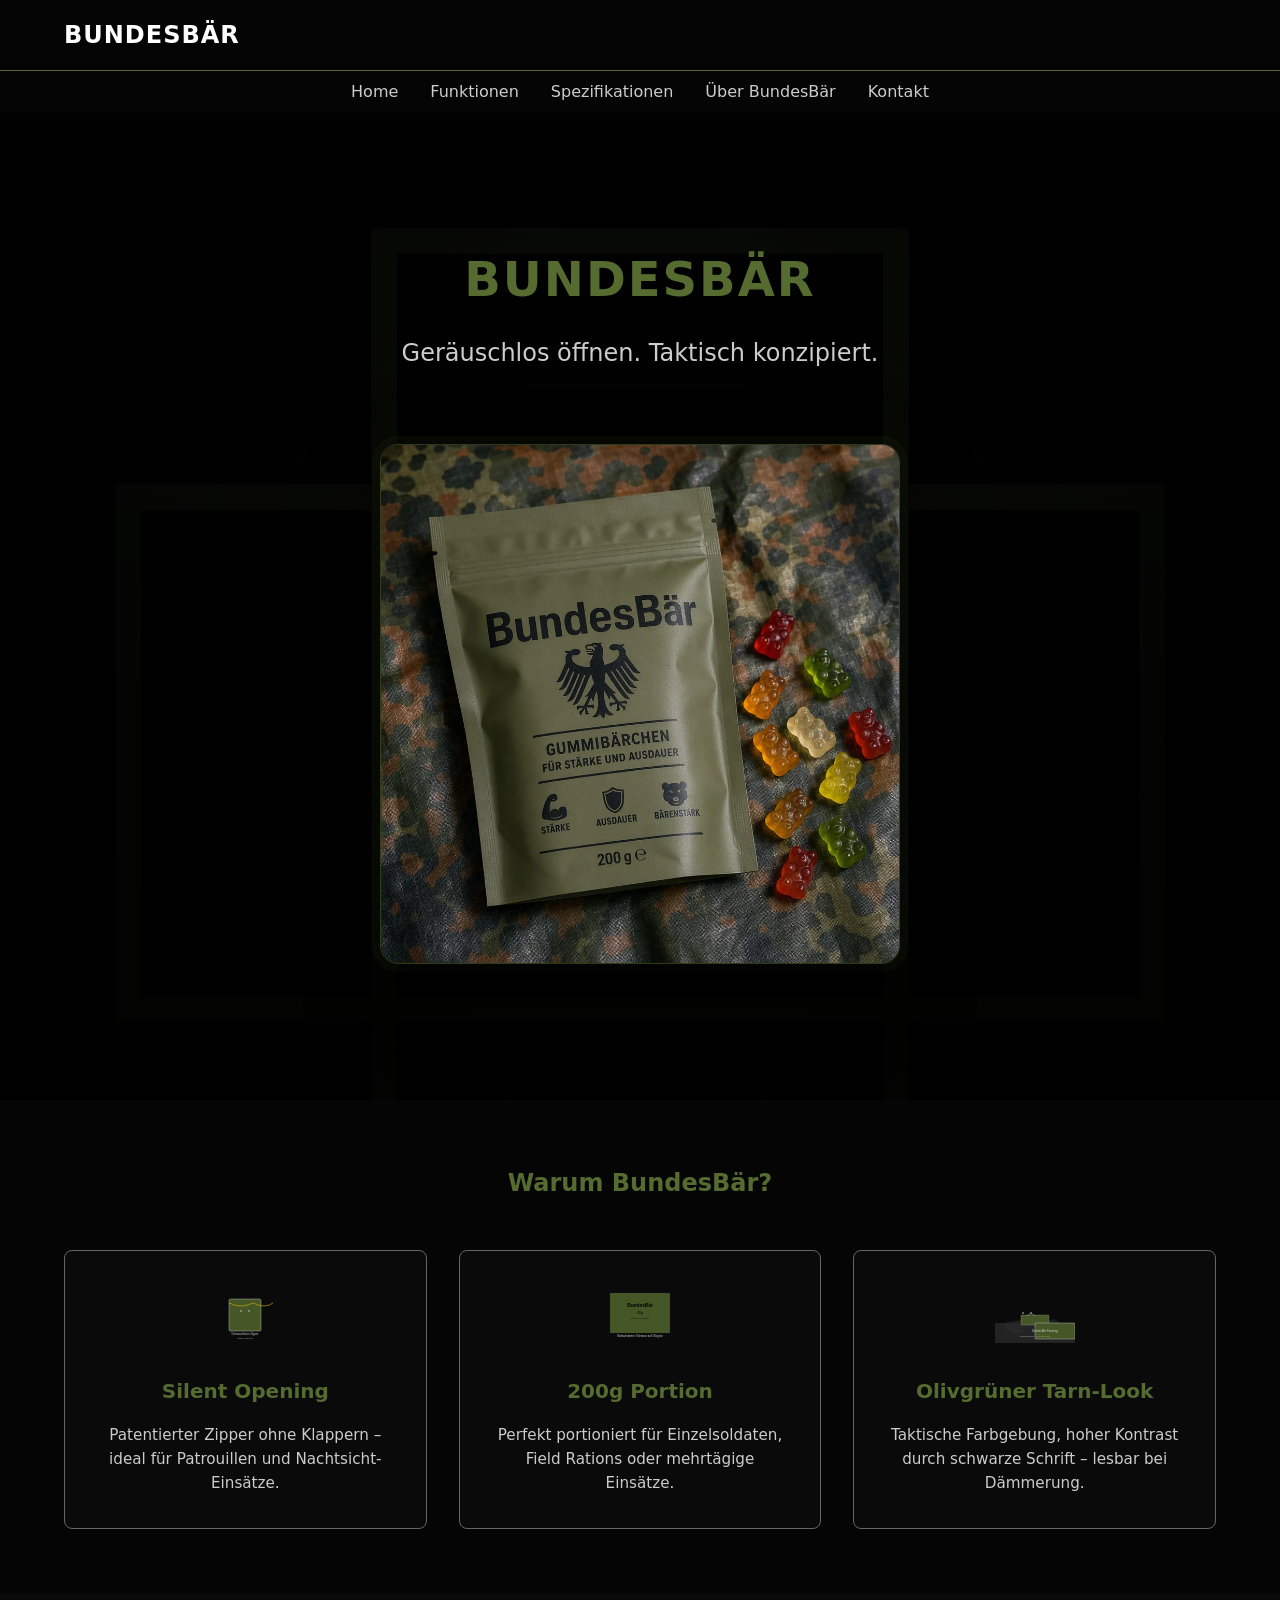
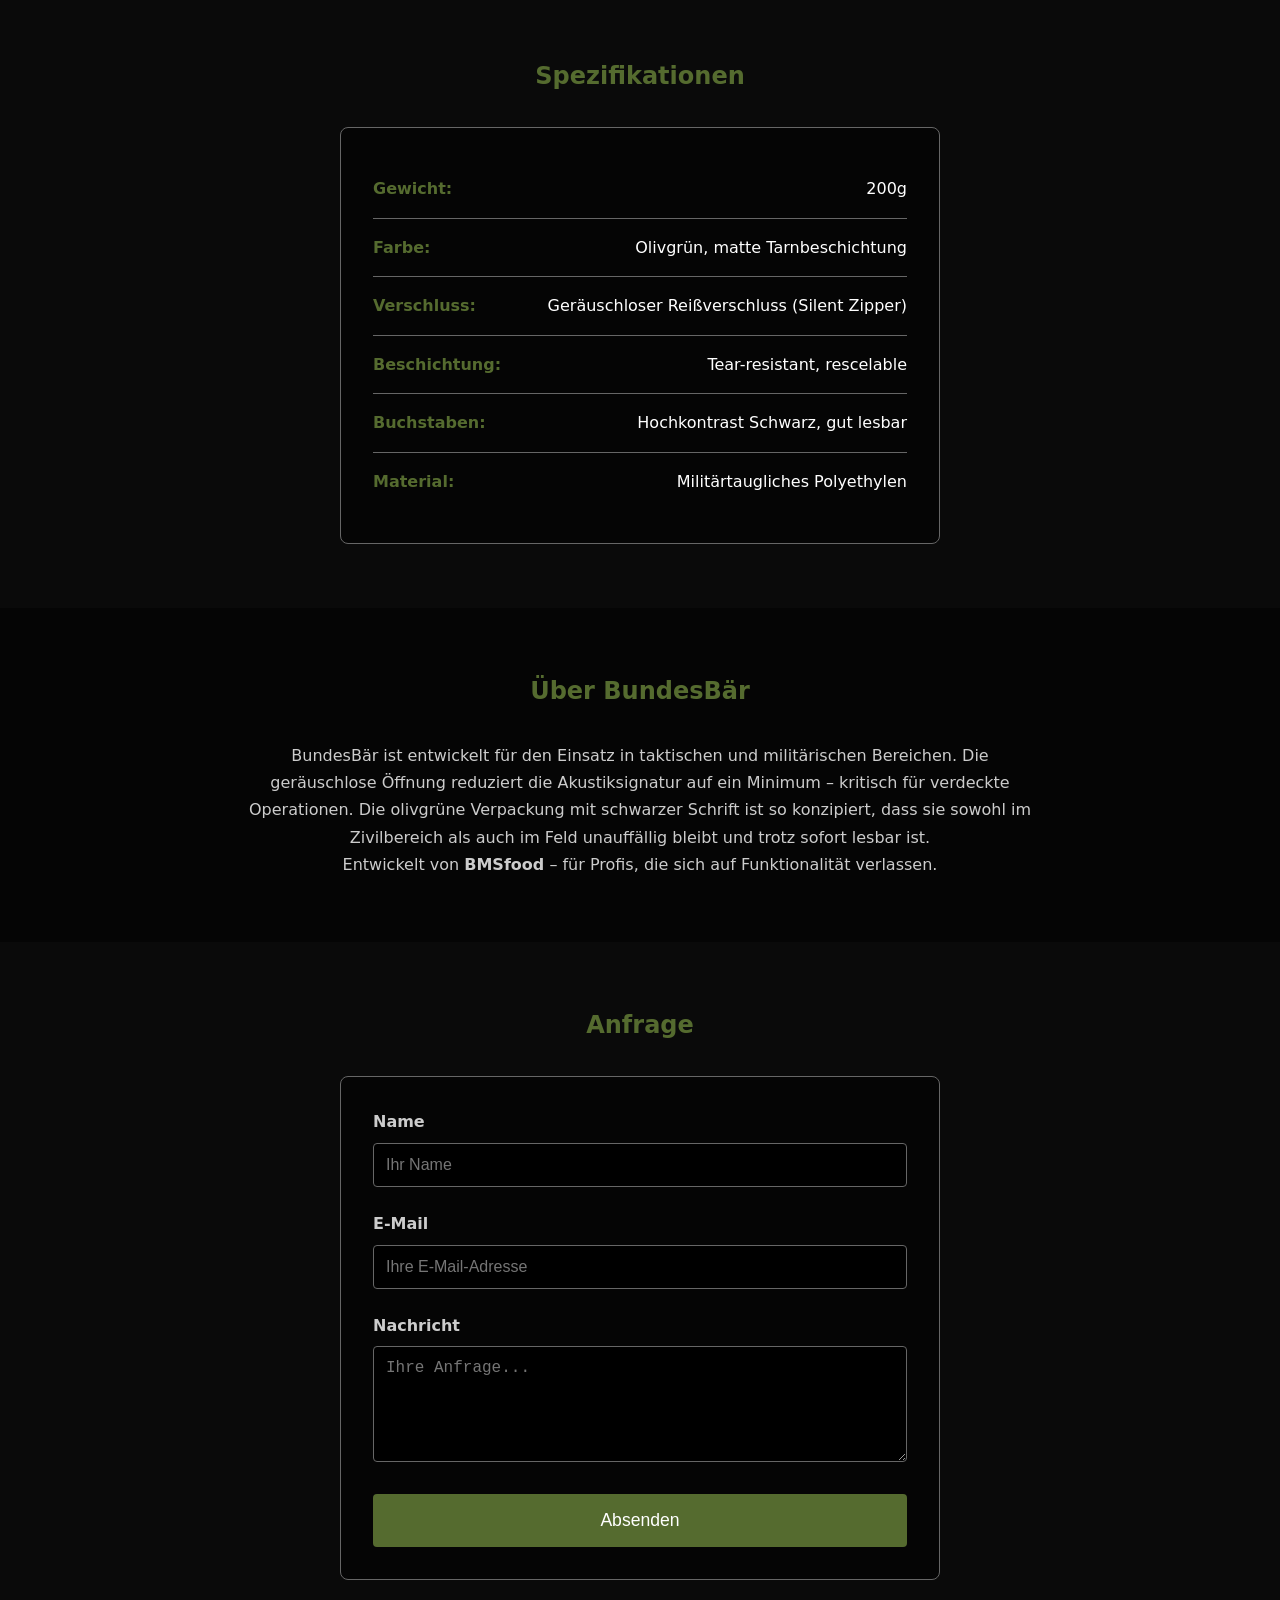
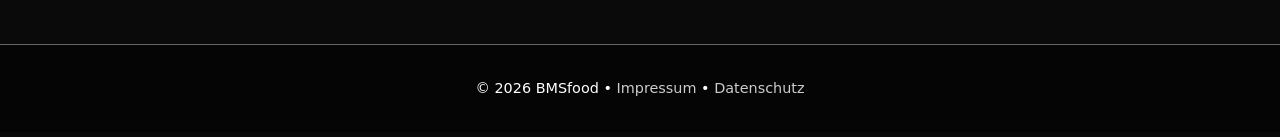
<file: index.html>
<!DOCTYPE html>
<html lang="de">
<head>
<meta charset="UTF-8">
<meta name="viewport" content="width=device-width, initial-scale=1.0">
<title>BundesBär – Geräuschlos. Taktisch. Bereit.</title>
<meta name="description" content="BundesBär: Das Gummibärchenpaket mit geräuschlosem Öffnen für militärische Einsätze, Prepper und Outdoor-Profis.">
<link rel="stylesheet" href="style.css">
</head>
<body>
<header>
  <div class="container nav">
    <a href="#" class="logo">BundesBär</a>
    <button id="navToggle" aria-label="Navigation">&#9776;</button>
  </div>
</header>

<nav id="mainNav">
  <ul>
    <li><a href="#hero">Home</a></li>
    <li><a href="#features">Funktionen</a></li>
    <li><a href="#specs">Spezifikationen</a></li>
    <li><a href="#about">Über BundesBär</a></li>
    <li><a href="#contact">Kontakt</a></li>
  </ul>
</nav>

<section id="hero" class="hero">
  <div class="container hero-content">
    <h1>BundesBär</h1>
    <p class="tagline">Geräuschlos öffnen. Taktisch konzipiert.</p>
    <button type="button" class="hero-figure" id="heroFigure" aria-label="Produktbild vergrößern">
      <picture>
        <source srcset="images/BundesBaer.webp" type="image/webp">
        <img src="images/BundesBaer.jpg" alt="BundesBär Packung – Olgrün, taktisches Design, geräuschloses Verschluss-System" class="hero-img" width="600" height="600">
      </picture>
      <span class="zoom-hint" aria-hidden="true">
        <svg viewBox="0 0 24 24" width="18" height="18" focusable="false" aria-hidden="true"><path d="M11 4a7 7 0 1 0 0 14 7 7 0 0 0 0-14zm0 2a5 5 0 1 1 0 10 5 5 0 0 1 0-10zm5.6.4 1.4-1.4 4.2 4.2-1.4 1.4-4.2-4.2z" fill="currentColor"/></svg>
        Klick zum Vergrößern
      </span>
    </button>
  </div>
</section>

<section id="features" class="features">
  <div class="container">
    <h2>Warum BundesBär?</h2>
    <div class="feature-grid">
      <article class="feature-card">
        <img src="images/placeholder-2.svg" alt="Geräuschloser Zipper" class="feature-img">
        <h3>Silent Opening</h3>
        <p>Patentierter Zipper ohne Klappern – ideal für Patrouillen und Nachtsicht-Einsätze.</p>
      </article>
      <article class="feature-card">
        <img src="images/placeholder-3.svg" alt="200g Packung" class="feature-img">
        <h3>200g Portion</h3>
        <p>Perfekt portioniert für Einzelsoldaten, Field Rations oder mehrtägige Einsätze.</p>
      </article>
      <article class="feature-card">
        <img src="images/placeholder-4.svg" alt="Olivgrüne Taktik-Packung" class="feature-img">
        <h3>Olivgrüner Tarn-Look</h3>
        <p>Taktische Farbgebung, hoher Kontrast durch schwarze Schrift – lesbar bei Dämmerung.</p>
      </article>
    </div>
  </div>
</section>

<section id="specs" class="specs">
  <div class="container">
    <h2>Spezifikationen</h2>
    <ul class="spec-list">
      <li><strong>Gewicht:</strong> 200g</li>
      <li><strong>Farbe:</strong> Olivgrün, matte Tarnbeschichtung</li>
      <li><strong>Verschluss:</strong> Geräuschloser Reißverschluss (Silent Zipper)</li>
      <li><strong>Beschichtung:</strong> Tear-resistant, rescelable</li>
      <li><strong>Buchstaben:</strong> Hochkontrast Schwarz, gut lesbar</li>
      <li><strong>Material:</strong> Militärtaugliches Polyethylen</li>
    </ul>
  </div>
</section>

<section id="about" class="about">
  <div class="container">
    <h2>Über BundesBär</h2>
    <p>BundesBär ist entwickelt für den Einsatz in taktischen und militärischen Bereichen. Die geräuschlose Öffnung reduziert die Akustiksignatur auf ein Minimum – kritisch für verdeckte Operationen. Die olivgrüne Verpackung mit schwarzer Schrift ist so konzipiert, dass sie sowohl im Zivilbereich als auch im Feld unauffällig bleibt und trotz sofort lesbar ist.</p>
    <p>Entwickelt von <strong>BMSfood</strong> – für Profis, die sich auf Funktionalität verlassen.</p>
  </div>
</section>

<section id="contact" class="contact">
  <div class="container">
    <h2>Anfrage</h2>
    <form action="contact.php" method="POST" class="contact-form">
      <label for="name">Name</label>
      <input type="text" id="name" name="name" required placeholder="Ihr Name">

      <label for="email">E-Mail</label>
      <input type="email" id="email" name="email" required placeholder="Ihre E-Mail-Adresse">

      <label for="message">Nachricht</label>
      <textarea id="message" name="message" required rows="5" placeholder="Ihre Anfrage..."></textarea>

      <button type="submit" class="btn">Absenden</button>
    </form>
    <p id="formSuccess" style="display:none; color:#4caf50; margin-top:1em;">Vielen Dank! Ihre Nachricht wurde gesendet.</p>
  </div>
</section>

<footer>
  <div class="container">
    <p>&copy; 2026 BMSfood &bull; <a href="impressum.html">Impressum</a> &bull; <a href="datenschutz.html">Datenschutz</a></p>
  </div>
</footer>

<div class="lightbox" id="lightbox" role="dialog" aria-modal="true" aria-label="Produktbild in Großansicht" hidden>
  <button type="button" class="lightbox-close" id="lightboxClose" aria-label="Ansicht schließen">&times;</button>
  <img src="images/BundesBaer.webp" alt="BundesBär Packung – Großansicht" id="lightboxImg" width="1000" height="1000">
</div>

<script>
  (function() {
    var hash = window.location.hash;
    if (hash.includes('sent=1')) {
      var successEl = document.getElementById('formSuccess');
      if (successEl) {
        successEl.style.display = 'block';
      }
      history.replaceState('', document.title, window.location.pathname);
    }
    var navToggle = document.getElementById('navToggle');
    var mainNav = document.getElementById('mainNav');
    if (navToggle && mainNav) {
      navToggle.addEventListener('click', function() {
        mainNav.classList.toggle('active');
      });
    }
    var heroFigure = document.getElementById('heroFigure');
    var lightbox = document.getElementById('lightbox');
    var lightboxImg = document.getElementById('lightboxImg');
    var lightboxClose = document.getElementById('lightboxClose');
    var lastFocused = null;

    function openLightbox() {
      lastFocused = document.activeElement;
      lightboxImg.src = heroFigure.querySelector('img').currentSrc || heroFigure.querySelector('img').src;
      lightbox.hidden = false;
      document.body.classList.add('no-scroll');
      lightboxClose.focus();
    }

    function closeLightbox() {
      lightbox.hidden = true;
      document.body.classList.remove('no-scroll');
      if (lastFocused) {
        lastFocused.focus();
      }
    }

    if (heroFigure && lightbox) {
      heroFigure.addEventListener('click', openLightbox);
      lightboxClose.addEventListener('click', closeLightbox);
      lightbox.addEventListener('click', function(event) {
        if (event.target === lightbox) {
          closeLightbox();
        }
      });
      document.addEventListener('keydown', function(event) {
        if (lightbox.hidden) {
          return;
        }
        if (event.key === 'Escape' || event.key === 'Esc') {
          closeLightbox();
        }
        if (event.key === 'Tab') {
          event.preventDefault();
          lightboxClose.focus();
        }
      });
    }
  })();
</script>
</body>
</html>
</file>
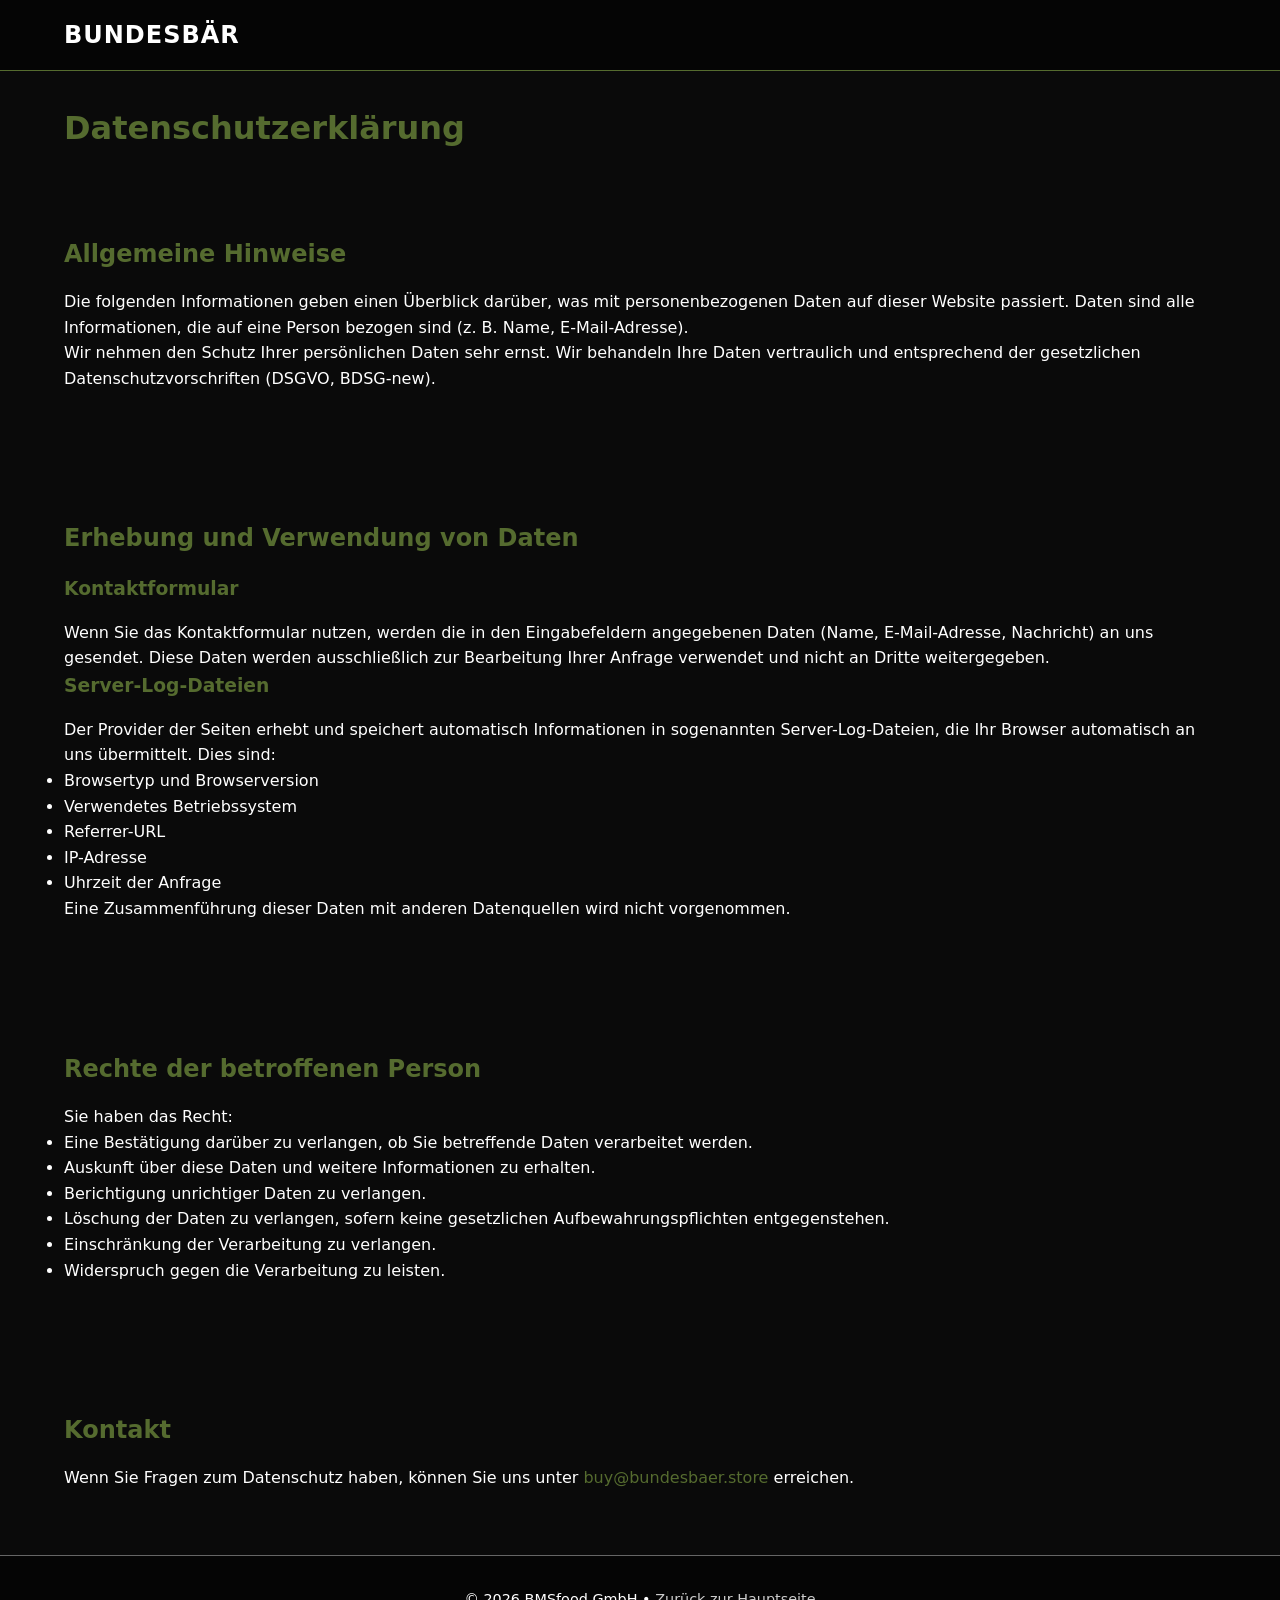
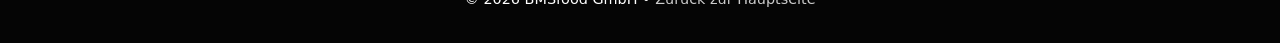
<file: datenschutz.html>
<!DOCTYPE html>
<html lang="de">
<head>
<meta charset="UTF-8">
<meta name="viewport" content="width=device-width, initial-scale=1.0">
<title>Datenschutz – BundesBär</title>
<link rel="stylesheet" href="style.css">
</head>
<body>
<header>
  <div class="container nav">
    <a href="index.html" class="logo">BundesBär</a>
  </div>
</header>

<main class="container" style="margin-top: 2rem;">
  <h1>Datenschutzerklärung</h1>

  <section>
    <h2>Allgemeine Hinweise</h2>
    <p>Die folgenden Informationen geben einen Überblick darüber, was mit personenbezogenen Daten auf dieser Website passiert. Daten sind alle Informationen, die auf eine Person bezogen sind (z. B. Name, E-Mail-Adresse).</p>
    <p>Wir nehmen den Schutz Ihrer persönlichen Daten sehr ernst. Wir behandeln Ihre Daten vertraulich und entsprechend der gesetzlichen Datenschutzvorschriften (DSGVO, BDSG-new).</p>
  </section>

  <section>
    <h2>Erhebung und Verwendung von Daten</h2>

    <h3>Kontaktformular</h3>
    <p>Wenn Sie das Kontaktformular nutzen, werden die in den Eingabefeldern angegebenen Daten (Name, E-Mail-Adresse, Nachricht) an uns gesendet. Diese Daten werden ausschließlich zur Bearbeitung Ihrer Anfrage verwendet und nicht an Dritte weitergegeben.</p>

    <h3>Server-Log-Dateien</h3>
    <p>Der Provider der Seiten erhebt und speichert automatisch Informationen in sogenannten Server-Log-Dateien, die Ihr Browser automatisch an uns übermittelt. Dies sind:</p>
    <ul>
      <li>Browsertyp und Browserversion</li>
      <li>Verwendetes Betriebssystem</li>
      <li>Referrer-URL</li>
      <li>IP-Adresse</li>
      <li>Uhrzeit der Anfrage</li>
    </ul>
    <p>Eine Zusammenführung dieser Daten mit anderen Datenquellen wird nicht vorgenommen.</p>
  </section>

  <section>
    <h2>Rechte der betroffenen Person</h2>
    <p>Sie haben das Recht:</p>
    <ul>
      <li>Eine Bestätigung darüber zu verlangen, ob Sie betreffende Daten verarbeitet werden.</li>
      <li>Auskunft über diese Daten und weitere Informationen zu erhalten.</li>
      <li>Berichtigung unrichtiger Daten zu verlangen.</li>
      <li>Löschung der Daten zu verlangen, sofern keine gesetzlichen Aufbewahrungspflichten entgegenstehen.</li>
      <li>Einschränkung der Verarbeitung zu verlangen.</li>
      <li>Widerspruch gegen die Verarbeitung zu leisten.</li>
    </ul>
  </section>

  <section>
    <h2>Kontakt</h2>
    <p>Wenn Sie Fragen zum Datenschutz haben, können Sie uns unter <a href="mailto:buy@bundesbaer.store">buy@bundesbaer.store</a> erreichen.</p>
  </section>
</main>

<footer>
  <div class="container">
    <p>&copy; 2026 BMSfood GmbH &bull; <a href="index.html">Zurück zur Hauptseite</a></p>
  </div>
</footer>
</body>
</html>
</file>
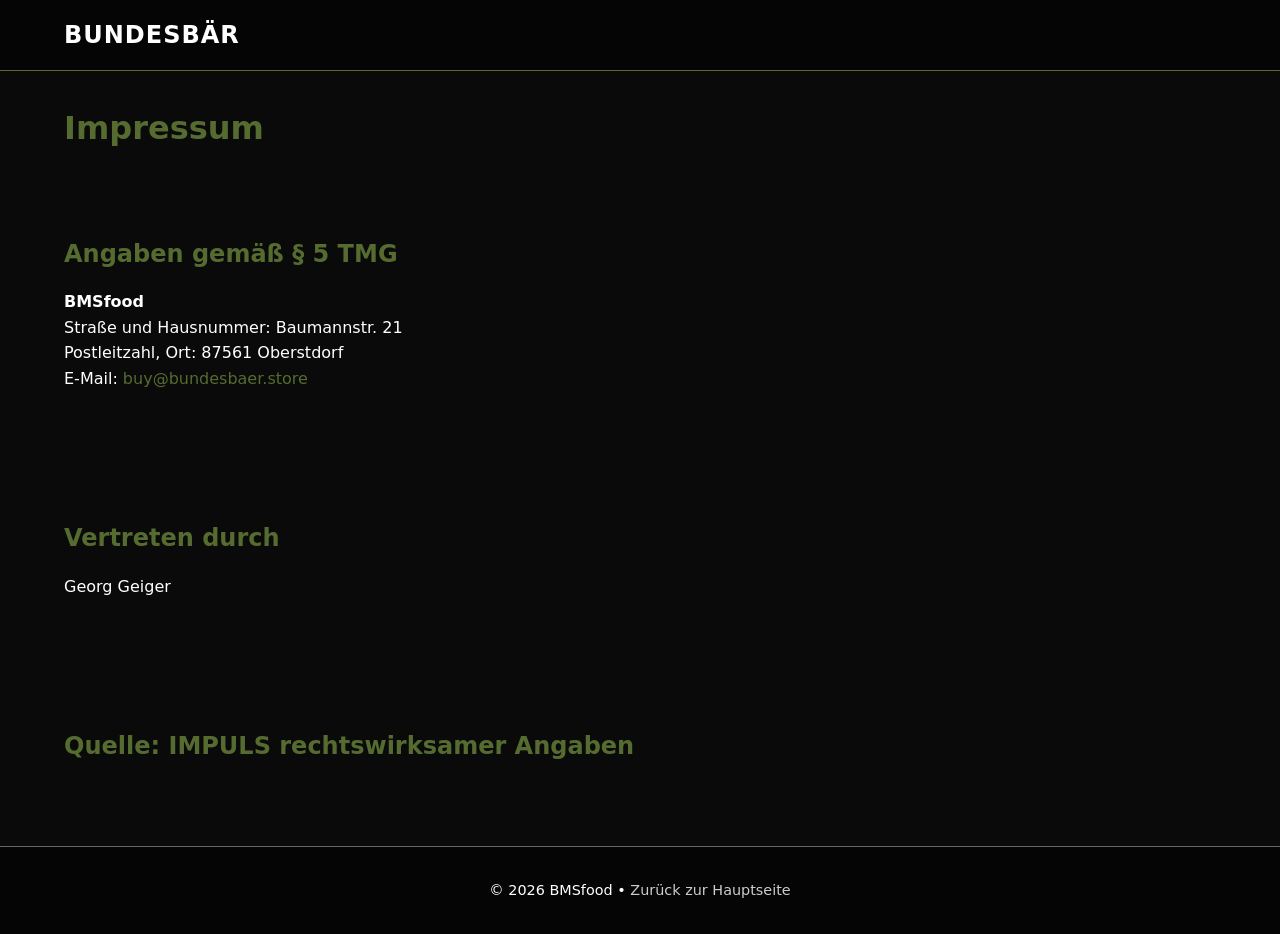
<file: impressum.html>
<!DOCTYPE html>
<html lang="de">
<head>
<meta charset="UTF-8">
<meta name="viewport" content="width=device-width, initial-scale=1.0">
<title>Impressum – BundesBär</title>
<link rel="stylesheet" href="style.css">
</head>
<body>
<header>
  <div class="container nav">
    <a href="index.html" class="logo">BundesBär</a>
  </div>
</header>

<main class="container" style="margin-top: 2rem;">
  <h1>Impressum</h1>
  
  <section>
    <h2>Angaben gemäß § 5 TMG</h2>
<p><strong>BMSfood</strong></p>
    <p>Straße und Hausnummer: Baumannstr. 21</p>
    <p>Postleitzahl, Ort: 87561 Oberstdorf</p>
    <p>E-Mail: <a href="mailto:buy@bundesbaer.store">buy@bundesbaer.store</a></p>
  </section>

  <section>
    <h2>Vertreten durch</h2>
    <p>Georg Geiger</p>
  </section>

  <section>
    <h2>Quelle: IMPULS rechtswirksamer Angaben</h2>
  </section>
</main>

<footer>
  <div class="container">
    <p>&copy; 2026 BMSfood &bull; <a href="index.html">Zurück zur Hauptseite</a></p>
  </div>
</footer>
</body>
</html>
</file>
<file: style.css>
/* BundesBär Design System */
:root {
  --primary-olive: #556B2F;
  --dark-bg: #0A0A0A;
  --darker-bg: #050505;
  --black-text: #000000;
  --white-text: #FFFFFF;
  --light-text: #CCCCCC;
  --gray: #666666;
}

/* Base reset */
* {
  margin: 0;
  padding: 0;
  box-sizing: border-box;
}

html {
  scroll-behavior: smooth;
}

body {
  font-family: system-ui, sans-serif;
  background-color: var(--dark-bg);
  color: var(--white-text);
  line-height: 1.6;
}

a {
  color: var(--primary-olive);
  text-decoration: none;
}

a:hover {
  text-decoration: underline;
}

/* Layout */
.container {
  width: 90%;
  max-width: 1200px;
  margin: 0 auto;
}

section {
  padding: 4rem 0;
}

h1, h2, h3 {
  margin-bottom: 1rem;
  color: var(--primary-olive);
}

/* Header & Navigation */
header {
  background-color: var(--darker-bg);
  border-bottom: 1px solid var(--primary-olive);
  padding: 1rem 0;
  position: sticky;
  top: 0;
  z-index: 1000;
}

.nav {
  display: flex;
  justify-content: space-between;
  align-items: center;
}

.logo {
  font-weight: bold;
  font-size: 1.5rem;
  color: var(--white-text);
  text-transform: uppercase;
  letter-spacing: 1px;
}

#navToggle {
  background: none;
  border: none;
  color: var(--white-text);
  font-size: 1.5rem;
  cursor: pointer;
  display: none;
}

/* Main Nav */
#mainNav {
  background-color: var(--darker-bg);
}

#mainNav ul {
  display: flex;
  list-style: none;
  justify-content: center;
  gap: 2rem;
}

#mainNav li {
  position: relative;
}

#mainNav a {
  color: var(--light-text);
  font-weight: 500;
  padding: 0.5rem 0;
  display: block;
}

#mainNav a:hover {
  color: var(--primary-olive);
}

#mainNav a.active {
  color: var(--primary-olive);
  border-bottom: 2px solid var(--primary-olive);
}

/* Hero Section */
.hero {
  background: linear-gradient(rgba(0,0,0,0.8), rgba(0,0,0,0.9)), url('data:image/svg+xml;utf8,<svg xmlns="http://www.w3.org/2000/svg" width="100" height="100" viewBox="0 0 100 100"><rect width="100" height="100" fill="%230A0A0A"/><path d="M10,30 L90,30 L90,70 L10,70 Z" fill="none" stroke="%23556B2F" stroke-width="2"/><path d="M30,10 L70,10 L70,90 L30,90 Z" fill="none" stroke="%23556B2F" stroke-width="2"/></svg>');
  background-size: cover;
  text-align: center;
  padding: 8rem 0;
  position: relative;
}

.hero::before {
  content: '';
  position: absolute;
  top: 0;
  left: 0;
  right: 0;
  bottom: 0;
  background: radial-gradient(circle at center, rgba(0,0,0,0.3) 0%, rgba(0,0,0,0.7) 70%);
}

.hero-content {
  position: relative;
  z-index: 2;
}

.hero h1 {
  font-size: 3rem;
  margin-bottom: 1rem;
  text-transform: uppercase;
  letter-spacing: 2px;
}

.tagline {
  font-size: 1.5rem;
  color: var(--light-text);
  margin-bottom: 2rem;
  max-width: 600px;
  margin-left: auto;
  margin-right: auto;
}

.hero-figure {
  display: inline-block;
  position: relative;
  margin: 2.5rem auto 0;
  padding: 0;
  border: none;
  background: none;
  cursor: zoom-in;
  border-radius: 18px;
  line-height: 0;
  transition: transform 0.35s cubic-bezier(0.2, 0.8, 0.2, 1);
}

.hero-figure:hover,
.hero-figure:focus-visible {
  transform: translateY(-6px) scale(1.02);
}

.hero-img {
  display: block;
  width: min(520px, 82vw);
  height: auto;
  border-radius: 18px;
  border: 1px solid rgba(85, 107, 47, 0.55);
  box-shadow: 0 30px 70px rgba(0, 0, 0, 0.65), 0 0 0 8px rgba(85, 107, 47, 0.08);
  transition: box-shadow 0.35s ease;
}

.hero-figure:hover .hero-img,
.hero-figure:focus-visible .hero-img {
  box-shadow: 0 40px 90px rgba(0, 0, 0, 0.75), 0 0 0 10px rgba(85, 107, 47, 0.16);
}

.zoom-hint {
  position: absolute;
  left: 50%;
  bottom: 14px;
  transform: translateX(-50%);
  display: inline-flex;
  align-items: center;
  gap: 0.4rem;
  padding: 0.35rem 0.8rem;
  border-radius: 999px;
  background-color: rgba(5, 5, 5, 0.72);
  border: 1px solid rgba(85, 107, 47, 0.5);
  color: var(--light-text);
  font-size: 0.8rem;
  line-height: 1.4;
  white-space: nowrap;
  backdrop-filter: blur(6px);
  opacity: 0;
  transition: opacity 0.3s ease;
}

.hero-figure:hover .zoom-hint,
.hero-figure:focus-visible .zoom-hint {
  opacity: 1;
}

body.no-scroll {
  overflow: hidden;
}

.lightbox {
  position: fixed;
  inset: 0;
  z-index: 2000;
  display: flex;
  align-items: center;
  justify-content: center;
  padding: 3rem 1.5rem;
  background-color: rgba(3, 3, 3, 0.92);
  backdrop-filter: blur(8px);
  cursor: zoom-out;
  animation: lightboxIn 0.25s ease;
}

.lightbox[hidden] {
  display: none;
}

.lightbox img {
  max-width: min(1000px, 92vw);
  max-height: 88vh;
  width: auto;
  height: auto;
  border-radius: 14px;
  border: 1px solid rgba(85, 107, 47, 0.6);
  box-shadow: 0 40px 120px rgba(0, 0, 0, 0.8);
  animation: lightboxImgIn 0.3s cubic-bezier(0.2, 0.8, 0.2, 1);
}

.lightbox-close {
  position: absolute;
  top: 1.25rem;
  right: 1.5rem;
  width: 2.75rem;
  height: 2.75rem;
  display: flex;
  align-items: center;
  justify-content: center;
  font-size: 1.8rem;
  line-height: 1;
  color: var(--white-text);
  background-color: rgba(10, 10, 10, 0.8);
  border: 1px solid var(--primary-olive);
  border-radius: 50%;
  cursor: pointer;
  transition: background-color 0.25s, transform 0.25s;
}

.lightbox-close:hover {
  background-color: var(--primary-olive);
  transform: rotate(90deg);
}

@keyframes lightboxIn {
  from { opacity: 0; }
  to { opacity: 1; }
}

@keyframes lightboxImgIn {
  from { opacity: 0; transform: scale(0.92); }
  to { opacity: 1; transform: scale(1); }
}

.btn {
  background-color: var(--primary-olive);
  color: var(--white-text);
  border: none;
  padding: 0.75rem 1.5rem;
  font-size: 1rem;
  cursor: pointer;
  border-radius: 4px;
  transition: background-color 0.3s;
}

.btn:hover {
  background-color: #4a5d26;
}

/* Features Section */
.features {
  background-color: var(--darker-bg);
}

.features h2 {
  text-align: center;
  margin-bottom: 3rem;
}

.feature-grid {
  display: grid;
  grid-template-columns: repeat(auto-fit, minmax(280px, 1fr));
  gap: 2rem;
}

.feature-card {
  background-color: var(--dark-bg);
  border: 1px solid var(--gray);
  border-radius: 8px;
  padding: 2rem;
  text-align: center;
  transition: transform 0.2s, box-shadow 0.2s;
}

.feature-card:hover {
  transform: translateY(-5px);
  box-shadow: 0 10px 20px rgba(0,0,0,0.3);
  border-color: var(--primary-olive);
}

.feature-img {
  max-width: 80px;
  height: auto;
  margin: 0 auto 1.5rem;
  opacity: 0.8;
}

.feature-card h3 {
  color: var(--primary-olive);
  margin-bottom: 1rem;
  font-size: 1.25rem;
}

.feature-card p {
  color: var(--light-text);
  font-size: 0.95rem;
}

/* Specs Section */
.specs {
  background-color: var(--dark-bg);
}

.specs h2 {
  text-align: center;
  margin-bottom: 2rem;
}

.spec-list {
  max-width: 600px;
  margin: 0 auto;
  background-color: var(--darker-bg);
  padding: 2rem;
  border-radius: 8px;
  border: 1px solid var(--gray);
}

.spec-list li {
  padding: 1rem 0;
  border-bottom: 1px solid var(--gray);
  display: flex;
  justify-content: space-between;
  align-items: center;
}

.spec-list li:last-child {
  border-bottom: none;
}

.spec-list strong {
  color: var(--primary-olive);
}

/* About Section */
.about {
  background-color: var(--darker-bg);
}

.about h2 {
  text-align: center;
  margin-bottom: 2rem;
}

.about p {
  max-width: 800px;
  margin: 0 auto;
  text-align: center;
  color: var(--light-text);
  line-height: 1.7;
}

/* Contact Section */
.contact {
  background-color: var(--dark-bg);
}

.contact h2 {
  text-align: center;
  margin-bottom: 2rem;
}

.contact-form {
  max-width: 600px;
  margin: 0 auto;
  background-color: var(--darker-bg);
  padding: 2rem;
  border-radius: 8px;
  border: 1px solid var(--gray);
}

.contact-form label {
  display: block;
  margin-bottom: 0.5rem;
  font-weight: bold;
  color: var(--light-text);
}

.contact-form input,
.contact-form textarea {
  width: 100%;
  padding: 0.75rem;
  margin-bottom: 1.5rem;
  background-color: var(--black-text);
  border: 1px solid var(--gray);
  border-radius: 4px;
  color: var(--white-text);
  font-size: 1rem;
}

.contact-form input:focus,
.contact-form textarea:focus {
  outline: none;
  border-color: var(--primary-olive);
  box-shadow: 0 0 0 2px rgba(85, 107, 47, 0.3);
}

.contact-form .btn {
  width: 100%;
  padding: 1rem;
  font-size: 1.1rem;
}

/* Footer */
footer {
  background-color: var(--darker-bg);
  text-align: center;
  padding: 2rem 0;
  border-top: 1px solid var(--gray);
  font-size: 0.9rem;
}

footer a {
  color: var(--light-text);
}

footer a:hover {
  color: var(--primary-olive);
}

/* Responsive */
@media (max-width: 768px) {
  #navToggle {
    display: block;
  }
  
  #mainNav {
    position: absolute;
    top: 100%;
    left: 0;
    right: 0;
    background-color: var(--darker-bg);
    display: none;
    flex-direction: column;
  }
  
  #mainNav.active {
    display: flex;
  }
  
  #mainNav ul {
    flex-direction: column;
    align-items: center;
    gap: 1rem;
    padding: 1rem 0;
  }
  
  .hero h1 {
    font-size: 2.2rem;
  }
  
  .tagline {
    font-size: 1.2rem;
  }

  .hero-img {
    width: min(360px, 78vw);
  }

  .zoom-hint {
    opacity: 1;
    font-size: 0.72rem;
  }
  
  section {
    padding: 2rem 0;
  }
  
  .feature-grid {
    grid-template-columns: 1fr;
  }
}

/* Print styles */
@media print {
  body {
    background: white;
    color: black;
  }
  
  .hero, .btn, #navToggle {
    display: none;
  }
  
  a {
    color: black;
    text-decoration: underline;
  }
}
</file>
